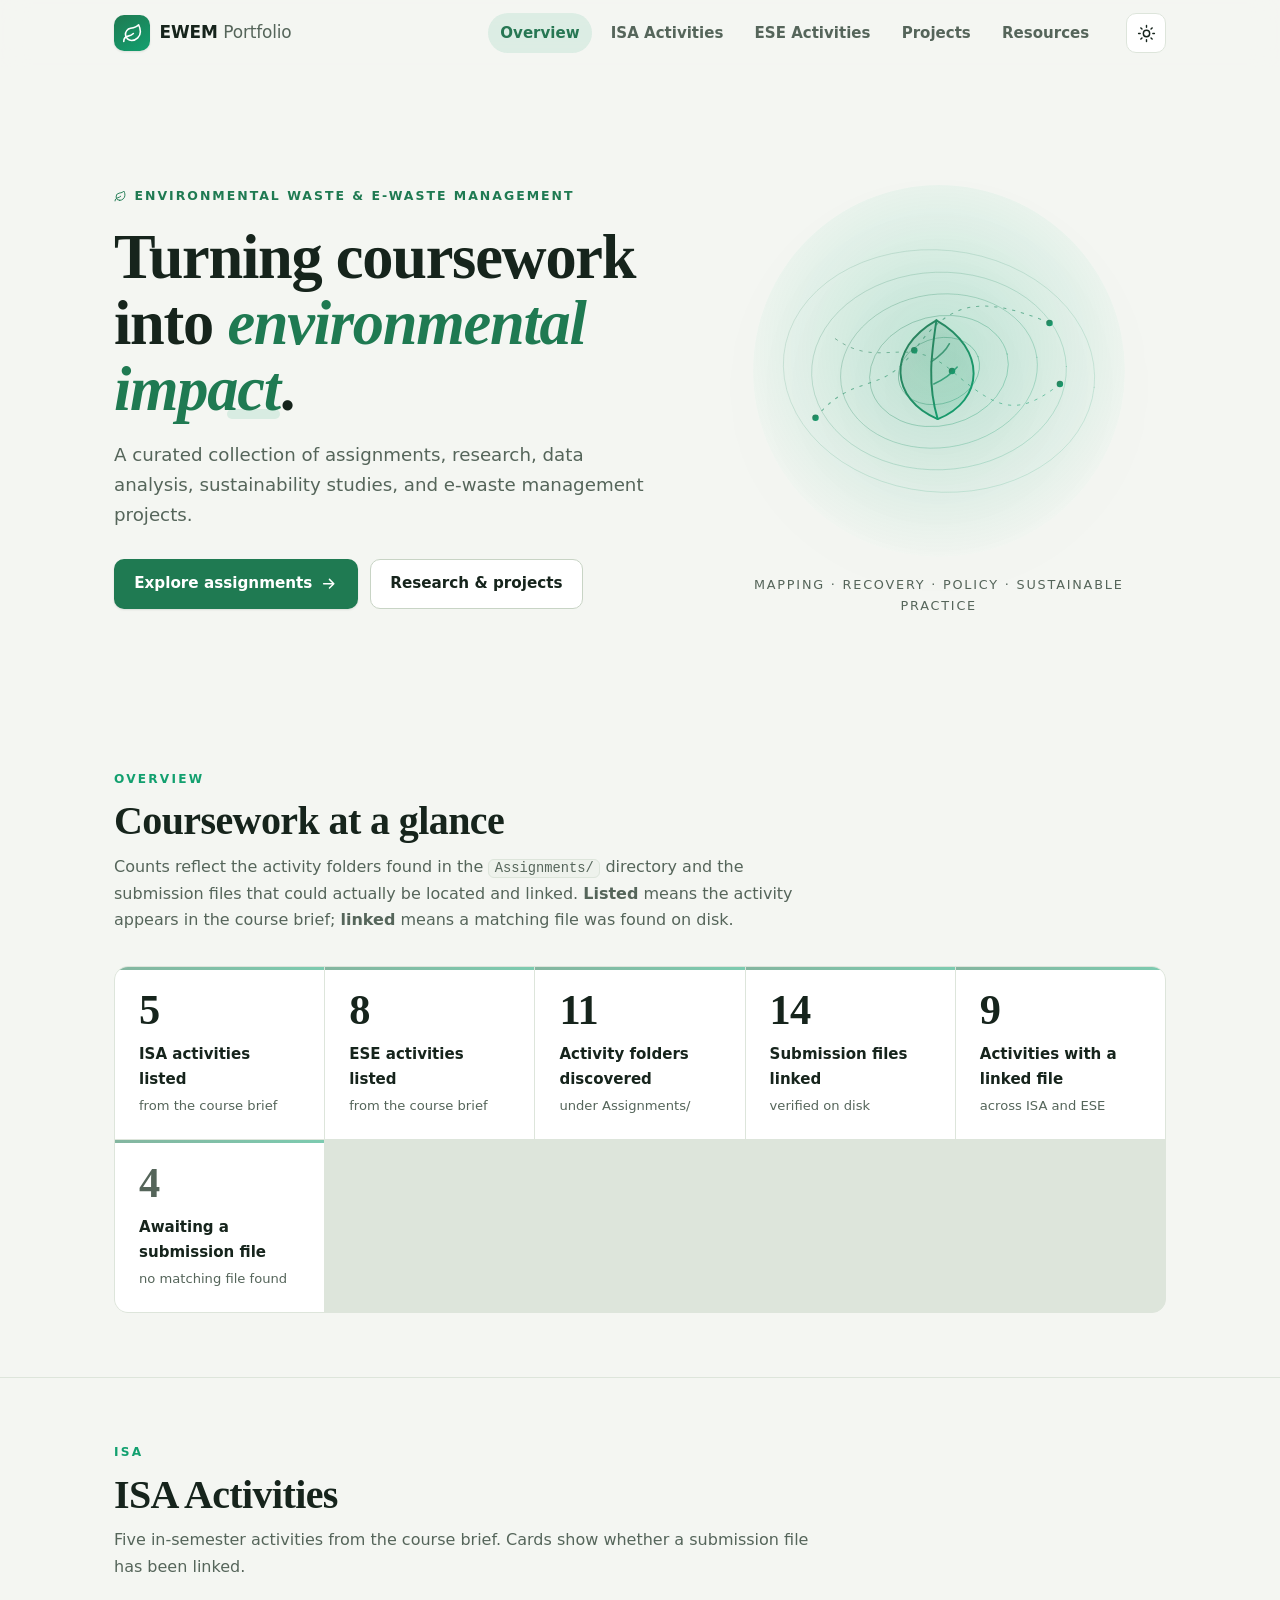
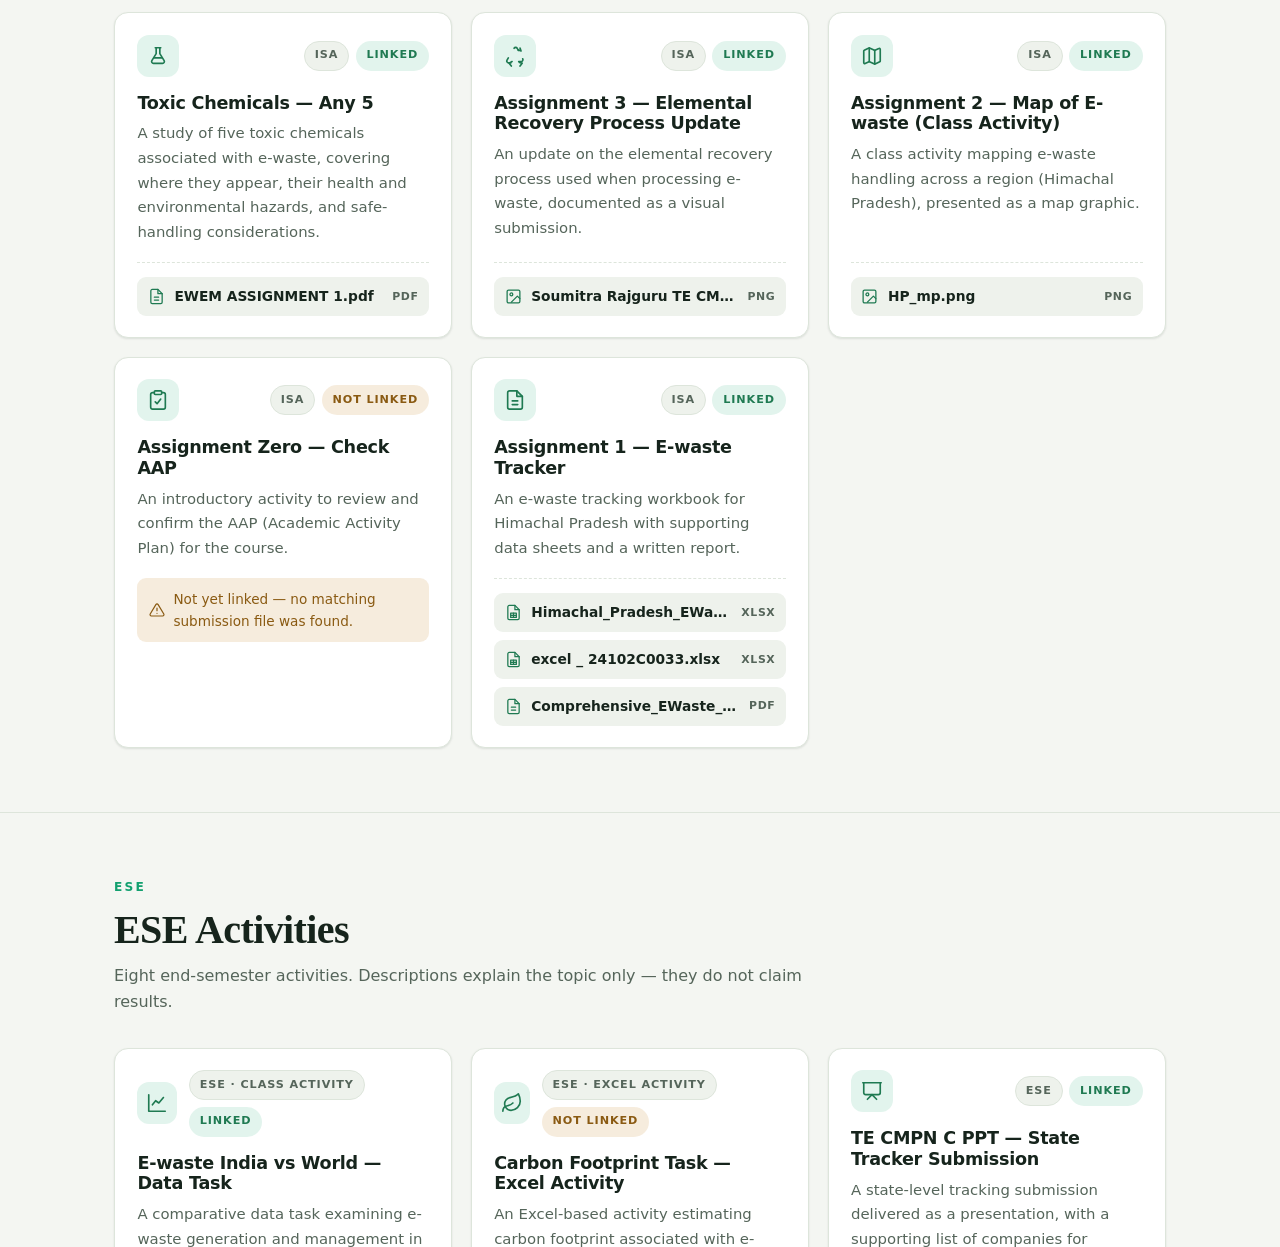
<file: index.html>
<!DOCTYPE html>
<html lang="en">
<head>
  <meta charset="UTF-8" />
  <meta name="viewport" content="width=device-width, initial-scale=1.0" />
  <title>EWEM Portfolio</title>
  <meta http-equiv="refresh" content="0; url=ewem-dashboard/" />
  <link rel="canonical" href="ewem-dashboard/" />
  <style>
    body { margin: 0; min-height: 100vh; display: grid; place-items: center;
      font-family: system-ui, -apple-system, "Segoe UI", Roboto, sans-serif;
      background: #0b120e; color: #e8f0ea; text-align: center; padding: 2rem; }
    a { color: #52c493; }
  </style>
</head>
<body>
  <p>Redirecting to the <a href="ewem-dashboard/">EWEM Portfolio dashboard</a>…</p>
</body>
</html>
</file>
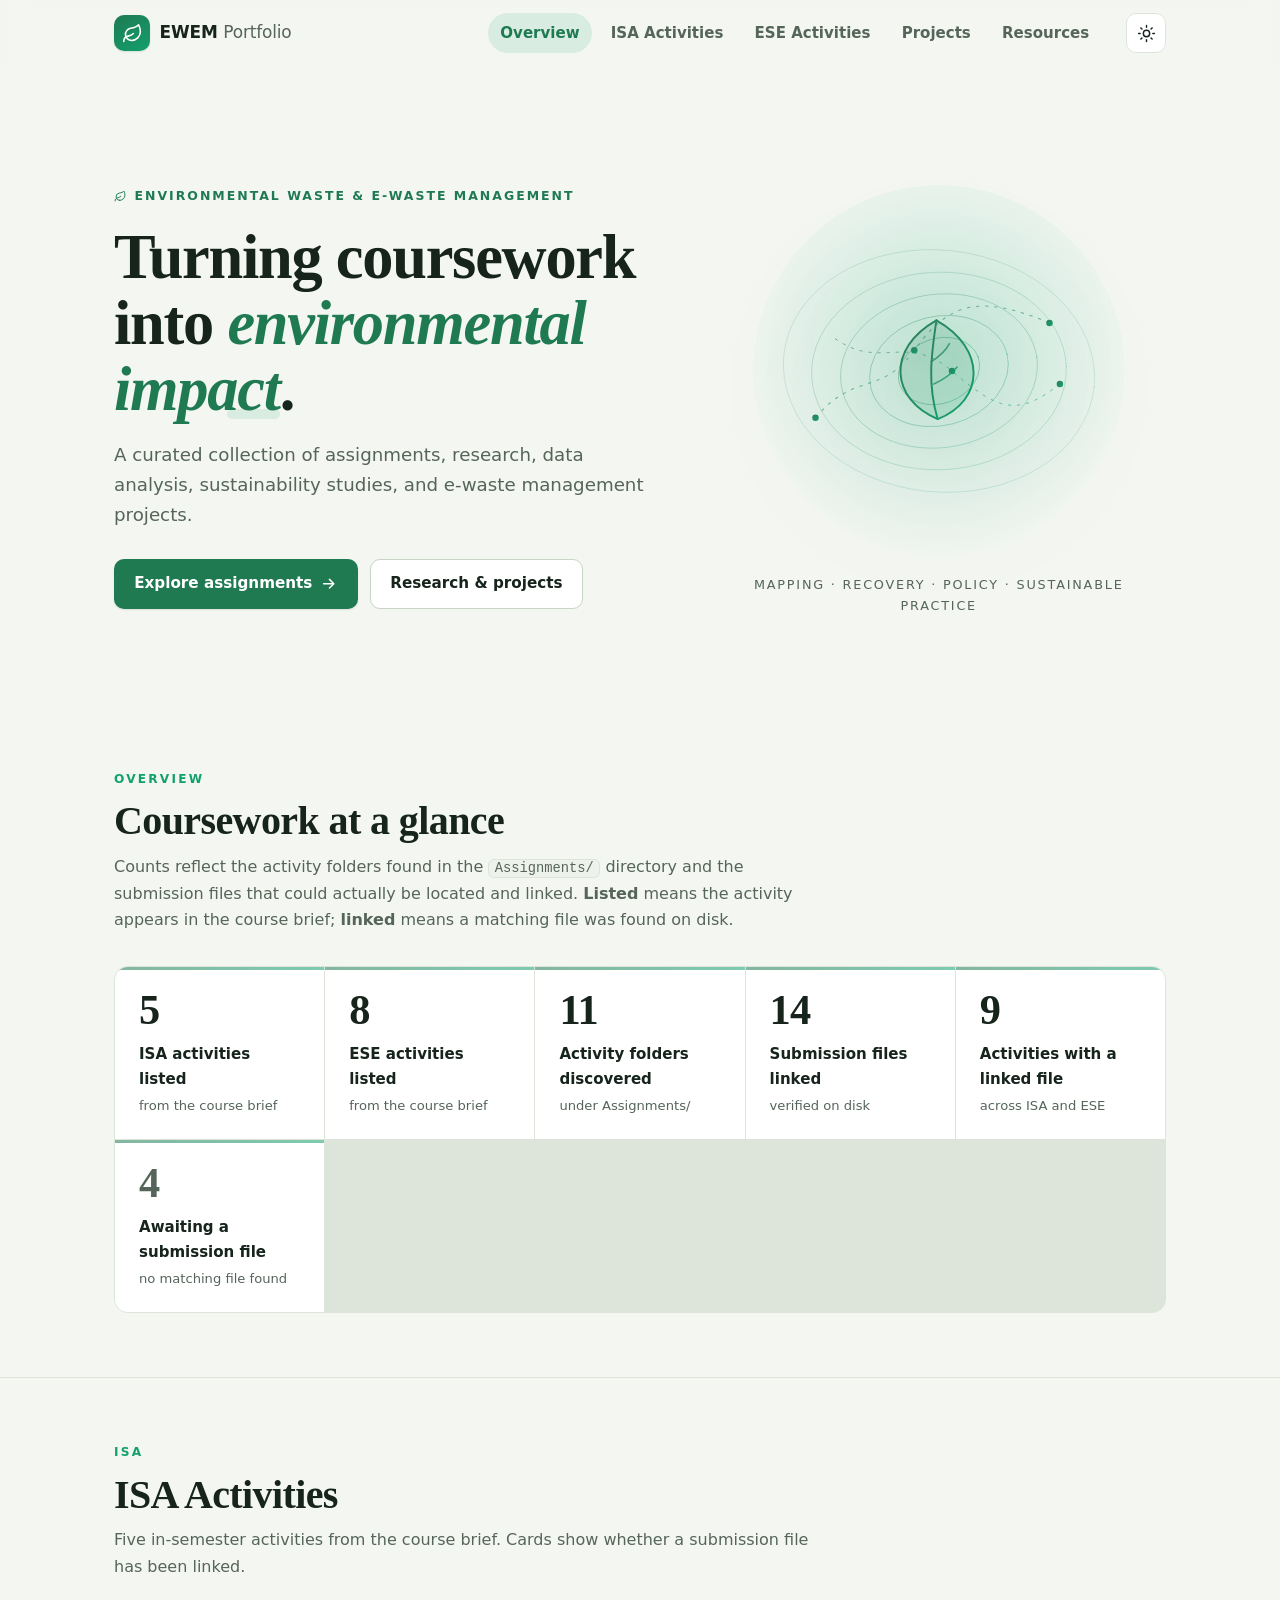
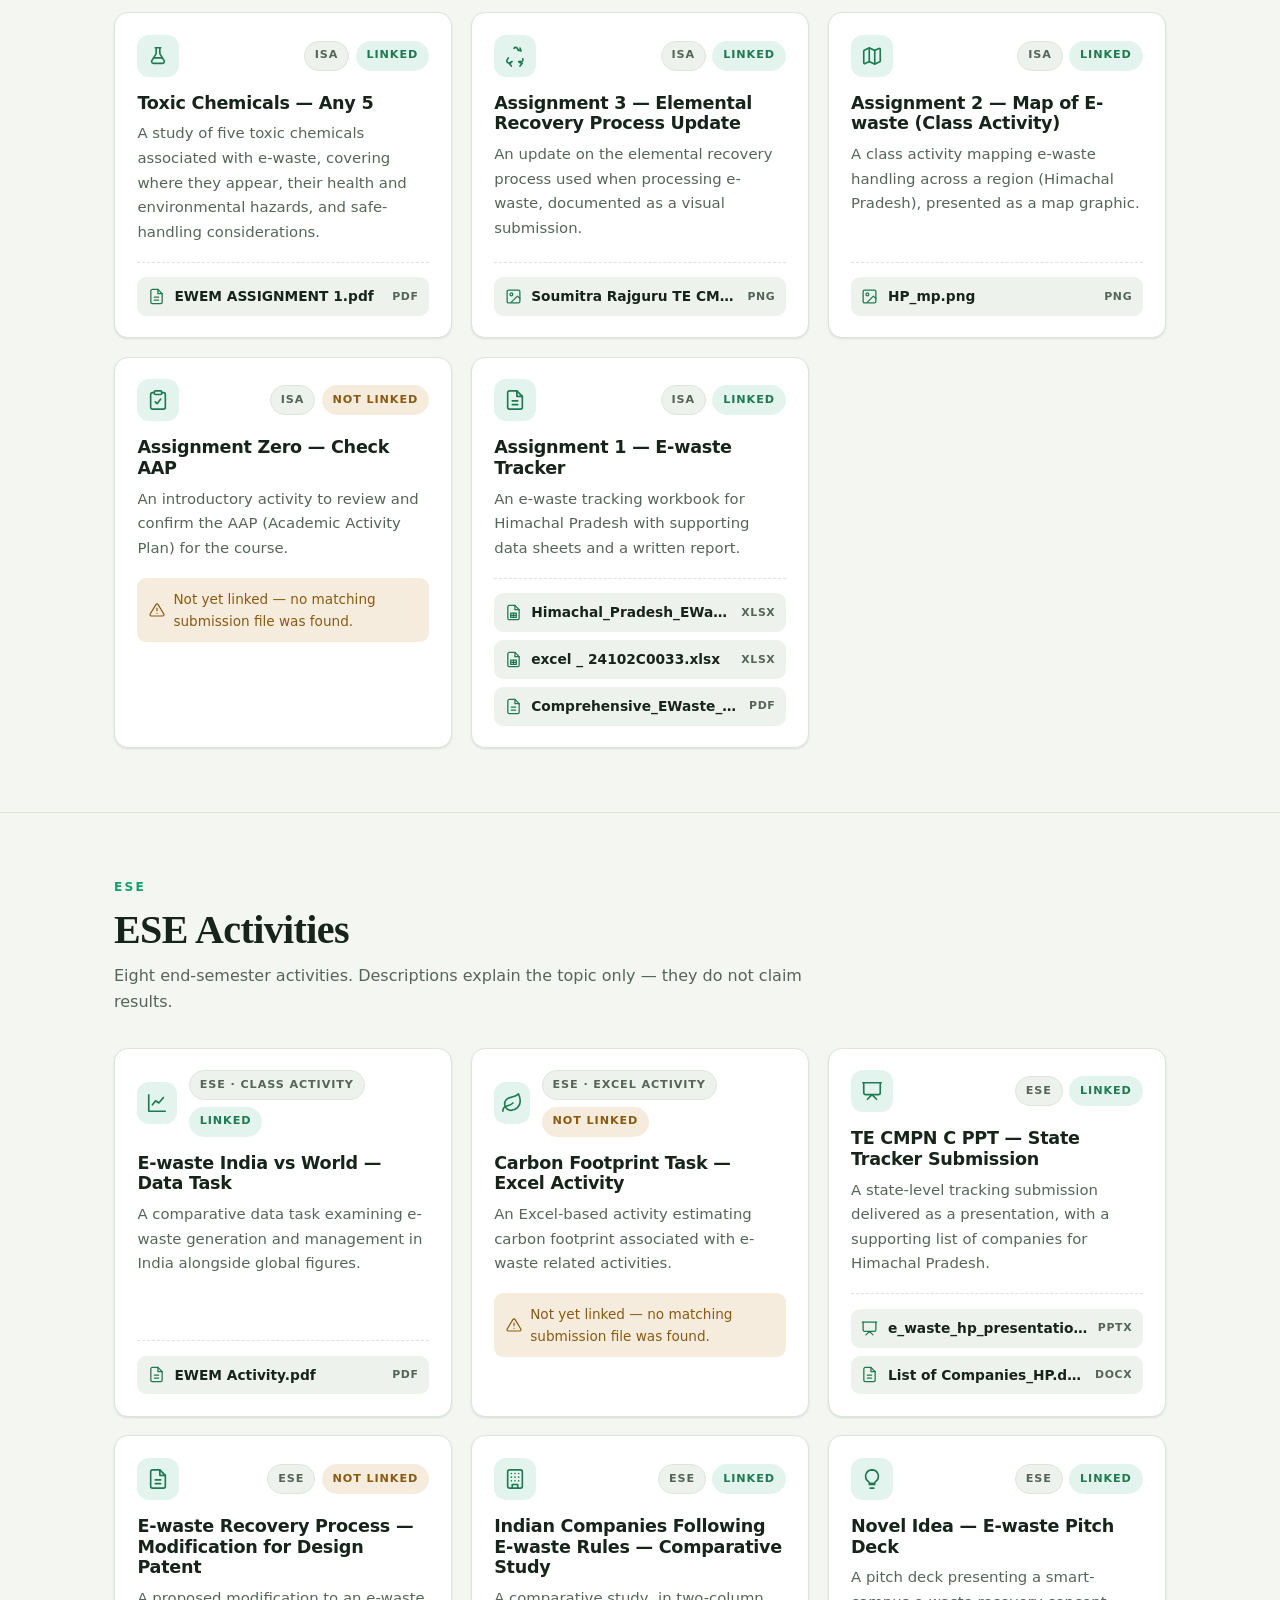
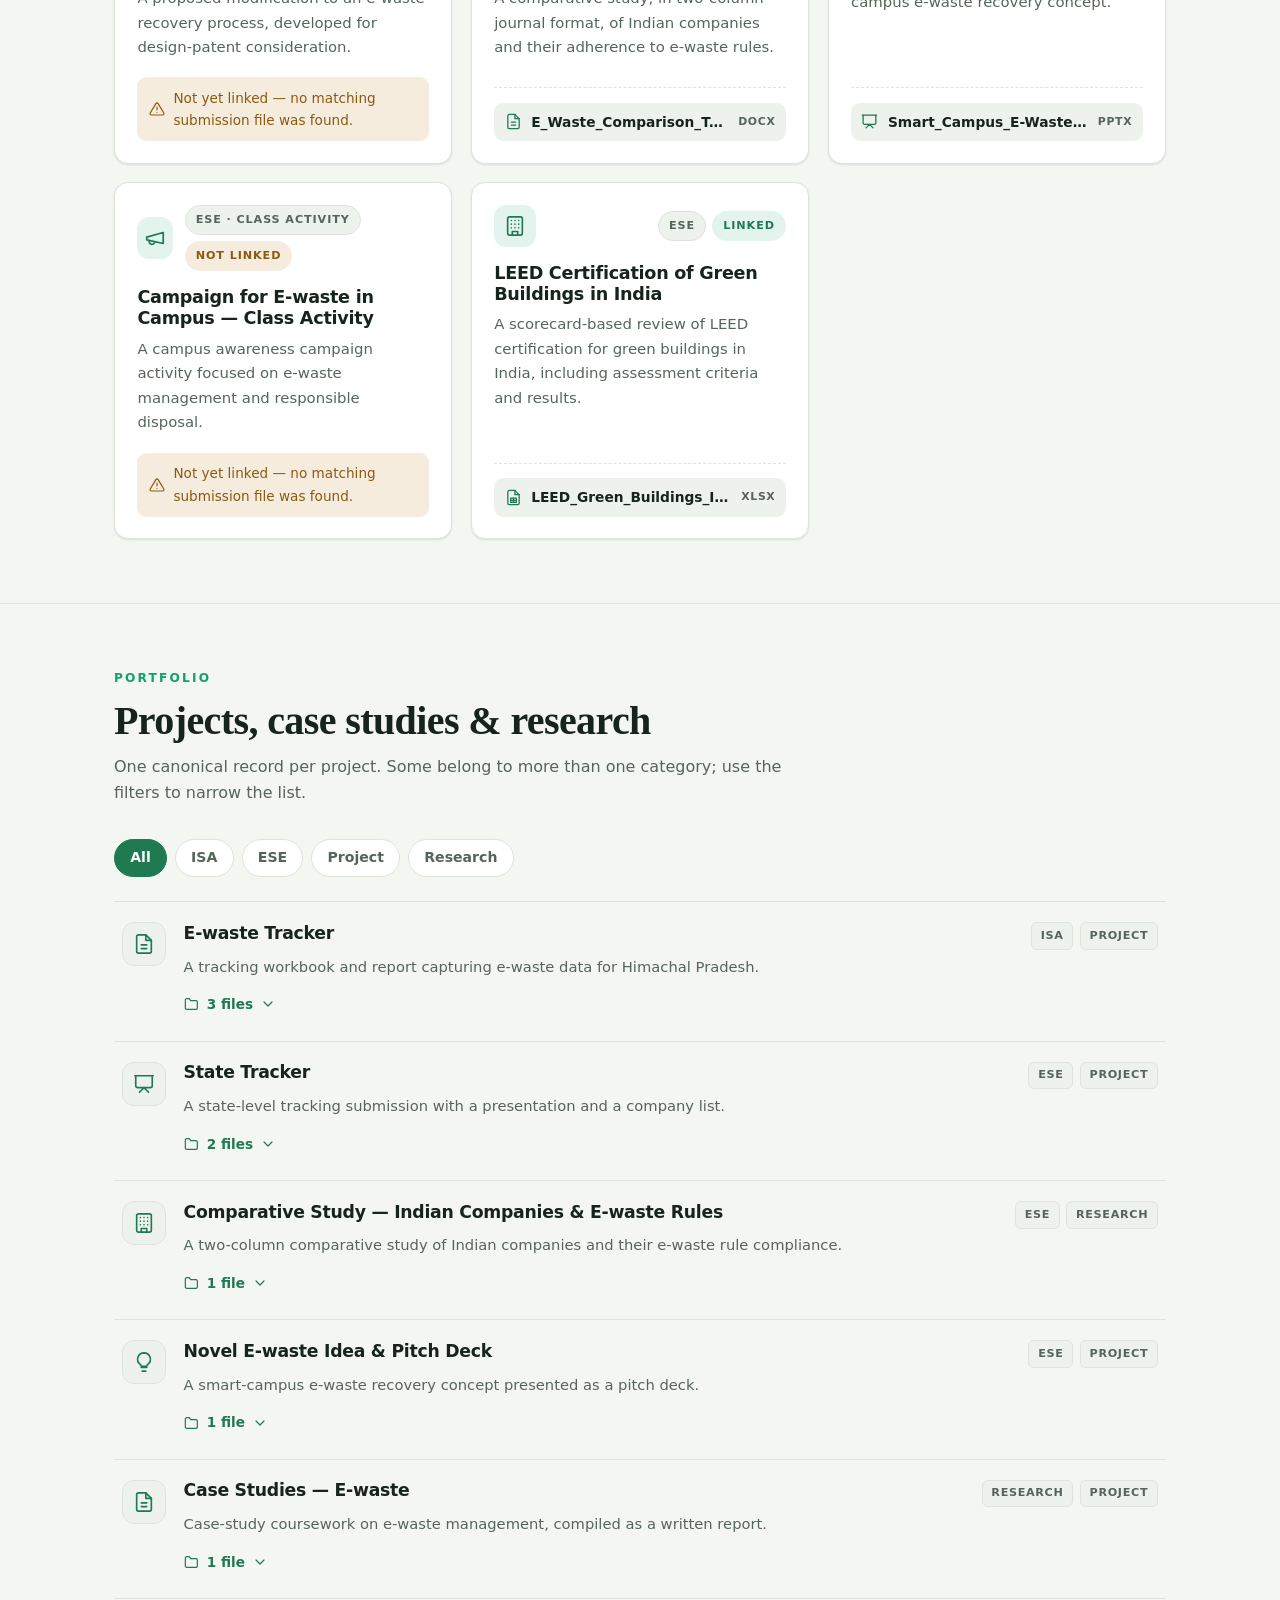
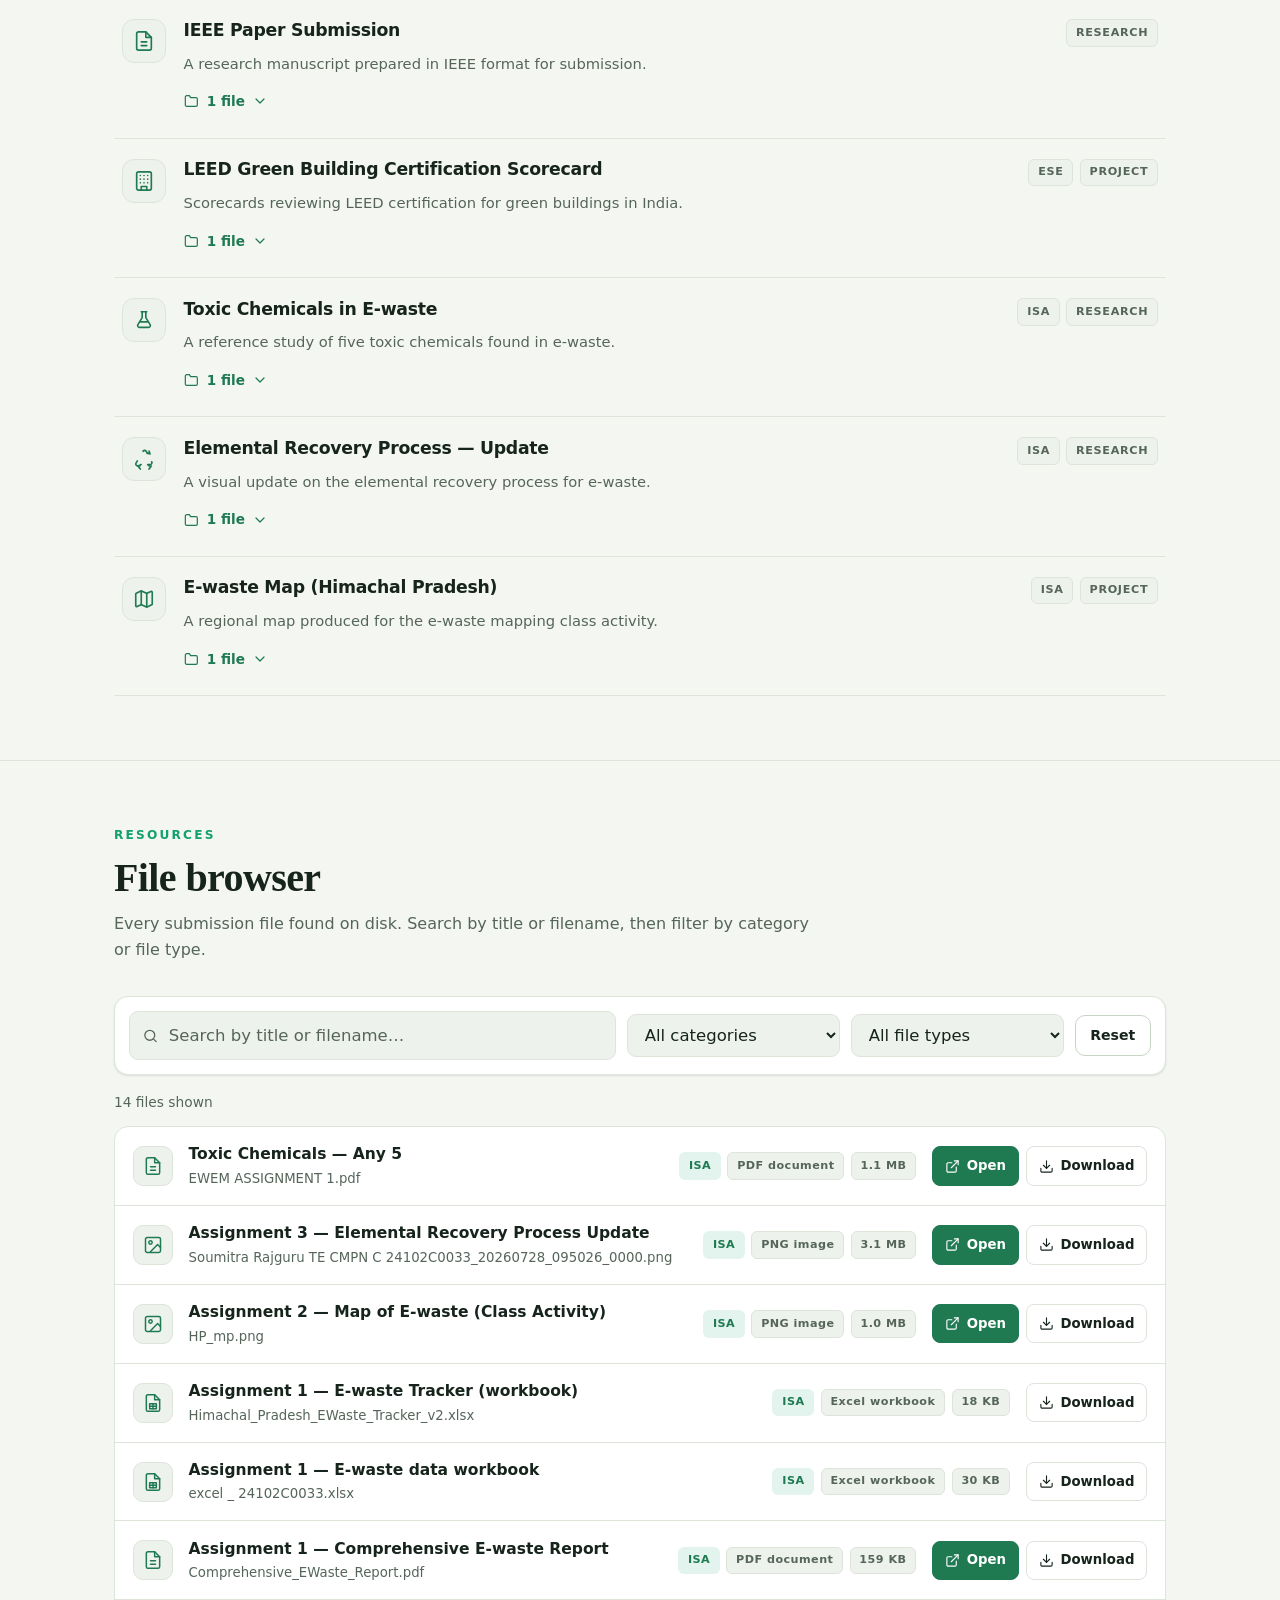
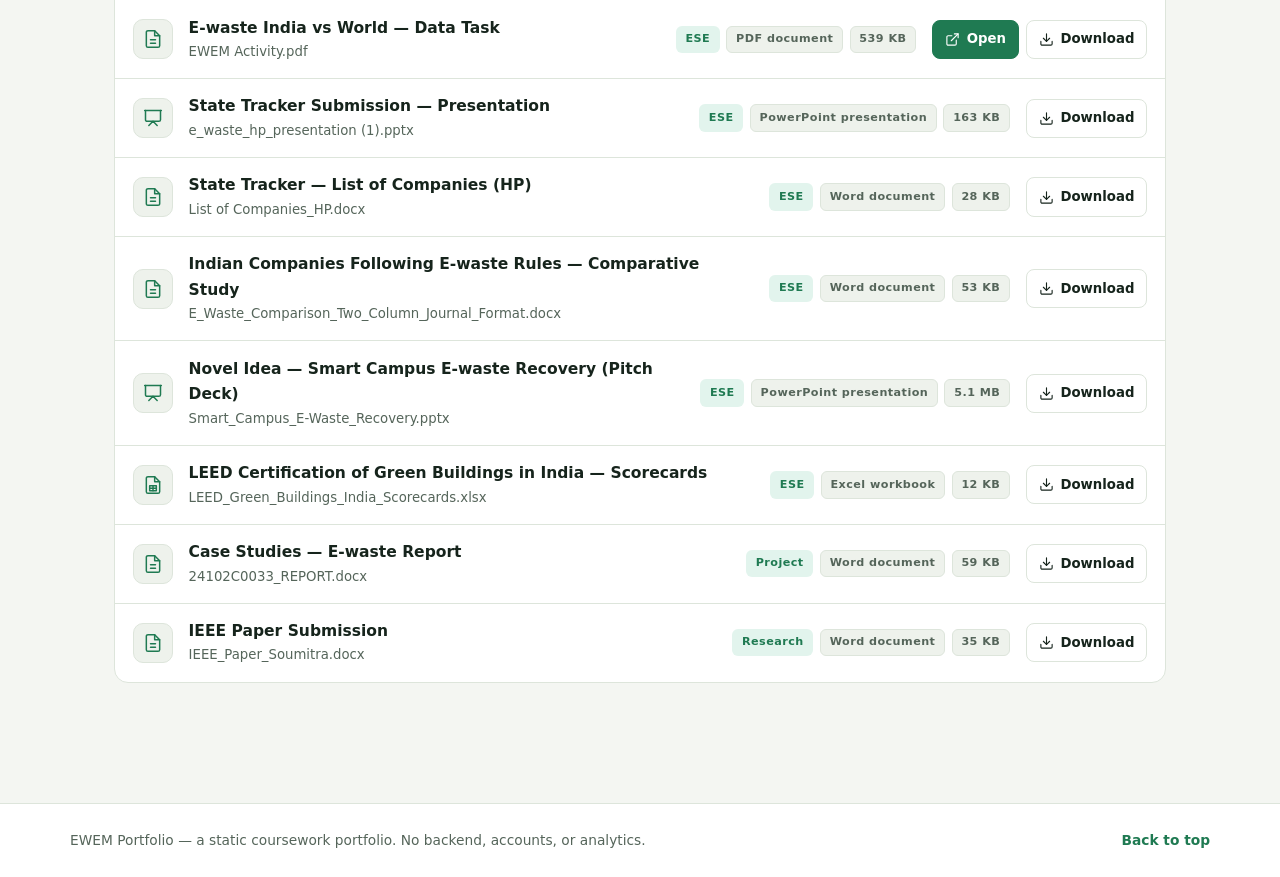
<file: ewem-dashboard/index.html>
<!DOCTYPE html>
<html lang="en" data-theme="light">
<head>
  <meta charset="UTF-8" />
  <meta name="viewport" content="width=device-width, initial-scale=1.0" />
  <title>EWEM Portfolio — Environmental Waste &amp; E-waste Management</title>
  <meta name="description" content="A curated portfolio of Environmental Waste and E-waste Management coursework: assignments, research, data analysis, sustainability studies, and e-waste projects." />
  <meta name="color-scheme" content="light dark" />
  <link rel="icon" href="assets/images/favicon.svg" type="image/svg+xml" />
  <link rel="stylesheet" href="style.css" />
</head>
<body>
  <a class="skip-link" href="#main">Skip to content</a>

  <header class="site-header" data-header>
    <div class="container header-inner">
      <a class="brand" href="#top" aria-label="EWEM Portfolio — back to top">
        <span class="brand-mark" aria-hidden="true">
          <svg viewBox="0 0 24 24" fill="none" stroke="currentColor" stroke-width="1.8" stroke-linecap="round" stroke-linejoin="round">
            <path d="M11 20A7 7 0 0 1 9.8 6.1C15.5 5 17 4.48 19 2c1 2 2 4.18 2 8 0 5.5-4.78 10-10 10Z" />
            <path d="M2 21c0-3 1.85-5.36 5.08-6C9.5 14.52 12 13 13 12" />
          </svg>
        </span>
        <span class="brand-name">EWEM <span>Portfolio</span></span>
      </a>

      <nav class="nav" id="primary-nav" aria-label="Primary">
        <ul class="nav-list">
          <li><a class="nav-link" href="#overview">Overview</a></li>
          <li><a class="nav-link" href="#isa">ISA Activities</a></li>
          <li><a class="nav-link" href="#ese">ESE Activities</a></li>
          <li><a class="nav-link" href="#projects">Projects</a></li>
          <li><a class="nav-link" href="#resources">Resources</a></li>
        </ul>
      </nav>

      <div class="header-actions">
        <button class="icon-button" id="theme-toggle" type="button" aria-label="Switch theme" title="Toggle light and dark theme">
          <svg class="icon icon-sun" viewBox="0 0 24 24" fill="none" stroke="currentColor" stroke-width="1.8" stroke-linecap="round" stroke-linejoin="round" aria-hidden="true">
            <circle cx="12" cy="12" r="4" /><path d="M12 2v2M12 20v2M4.9 4.9l1.4 1.4M17.7 17.7l1.4 1.4M2 12h2M20 12h2M4.9 19.1l1.4-1.4M17.7 6.3l1.4-1.4" />
          </svg>
          <svg class="icon icon-moon" viewBox="0 0 24 24" fill="none" stroke="currentColor" stroke-width="1.8" stroke-linecap="round" stroke-linejoin="round" aria-hidden="true">
            <path d="M21 12.8A9 9 0 1 1 11.2 3a7 7 0 0 0 9.8 9.8Z" />
          </svg>
        </button>
        <button class="icon-button nav-toggle" id="nav-toggle" type="button" aria-label="Open navigation menu" aria-expanded="false" aria-controls="primary-nav">
          <svg class="icon icon-menu" viewBox="0 0 24 24" fill="none" stroke="currentColor" stroke-width="1.8" stroke-linecap="round" stroke-linejoin="round" aria-hidden="true">
            <path d="M4 6h16M4 12h16M4 18h16" />
          </svg>
          <svg class="icon icon-close" viewBox="0 0 24 24" fill="none" stroke="currentColor" stroke-width="1.8" stroke-linecap="round" stroke-linejoin="round" aria-hidden="true">
            <path d="M6 6l12 12M18 6L6 18" />
          </svg>
        </button>
      </div>
    </div>
  </header>

  <main id="main">
    <!-- Hero -->
    <section class="hero" aria-labelledby="hero-title">
      <div class="container hero-grid">
        <div class="hero-copy">
          <p class="eyebrow">
            <svg class="eyebrow-icon" viewBox="0 0 24 24" fill="none" stroke="currentColor" stroke-width="1.8" stroke-linecap="round" stroke-linejoin="round" aria-hidden="true">
              <path d="M11 20A7 7 0 0 1 9.8 6.1C15.5 5 17 4.48 19 2c1 2 2 4.18 2 8 0 5.5-4.78 10-10 10Z" />
              <path d="M2 21c0-3 1.85-5.36 5.08-6C9.5 14.52 12 13 13 12" />
            </svg>
            Environmental Waste &amp; E-waste Management
          </p>
          <h1 class="hero-title" id="hero-title">Turning coursework into <em>environmental impact</em>.</h1>
          <p class="hero-lede">A curated collection of assignments, research, data analysis, sustainability studies, and e-waste management projects.</p>
          <div class="hero-actions">
            <a class="btn btn-primary" href="#isa">
              Explore assignments
              <svg viewBox="0 0 24 24" fill="none" stroke="currentColor" stroke-width="2" stroke-linecap="round" stroke-linejoin="round" aria-hidden="true"><path d="M5 12h14M13 6l6 6-6 6" /></svg>
            </a>
            <a class="btn btn-ghost" href="#projects">Research &amp; projects</a>
          </div>
        </div>

        <div class="hero-visual">
          <img class="hero-image" src="assets/images/contour.svg" width="600" height="600" alt="" loading="eager" />
          <p class="hero-caption">Mapping · Recovery · Policy · Sustainable practice</p>
        </div>
      </div>
    </section>

    <!-- Overview and statistics -->
    <section class="section" id="overview" aria-labelledby="overview-title">
      <div class="container">
        <header class="section-head">
          <p class="section-eyebrow">Overview</p>
          <h2 id="overview-title">Coursework at a glance</h2>
          <p class="section-lede">
            Counts reflect the activity folders found in the <code>Assignments/</code> directory and the submission
            files that could actually be located and linked. <strong>Listed</strong> means the activity appears in the
            course brief; <strong>linked</strong> means a matching file was found on disk.
          </p>
        </header>
        <div class="stats" data-stats aria-live="polite">
          <p class="muted-note">Loading statistics…</p>
        </div>
      </div>
    </section>

    <!-- ISA Activities -->
    <section class="section" id="isa" aria-labelledby="isa-title">
      <div class="container">
        <header class="section-head">
          <p class="section-eyebrow">ISA</p>
          <h2 id="isa-title">ISA Activities</h2>
          <p class="section-lede">Five in-semester activities from the course brief. Cards show whether a submission file has been linked.</p>
        </header>
        <div class="activity-grid" data-isa aria-live="polite">
          <p class="muted-note">Loading activities…</p>
        </div>
      </div>
    </section>

    <!-- ESE Activities -->
    <section class="section" id="ese" aria-labelledby="ese-title">
      <div class="container">
        <header class="section-head">
          <p class="section-eyebrow">ESE</p>
          <h2 id="ese-title">ESE Activities</h2>
          <p class="section-lede">Eight end-semester activities. Descriptions explain the topic only — they do not claim results.</p>
        </header>
        <div class="activity-grid" data-ese aria-live="polite">
          <p class="muted-note">Loading activities…</p>
        </div>
      </div>
    </section>

    <!-- Projects, case studies and research -->
    <section class="section" id="projects" aria-labelledby="projects-title">
      <div class="container">
        <header class="section-head">
          <p class="section-eyebrow">Portfolio</p>
          <h2 id="projects-title">Projects, case studies &amp; research</h2>
          <p class="section-lede">One canonical record per project. Some belong to more than one category; use the filters to narrow the list.</p>
        </header>
        <div class="filter-bar" data-project-filters role="group" aria-label="Filter projects by category">
          <button class="chip is-active" type="button" data-project-filter="all">All</button>
          <button class="chip" type="button" data-project-filter="isa">ISA</button>
          <button class="chip" type="button" data-project-filter="ese">ESE</button>
          <button class="chip" type="button" data-project-filter="project">Project</button>
          <button class="chip" type="button" data-project-filter="research">Research</button>
        </div>
        <div class="project-list" data-projects aria-live="polite">
          <p class="muted-note">Loading projects…</p>
        </div>
      </div>
    </section>

    <!-- Resources and file browser -->
    <section class="section" id="resources" aria-labelledby="resources-title">
      <div class="container">
        <header class="section-head">
          <p class="section-eyebrow">Resources</p>
          <h2 id="resources-title">File browser</h2>
          <p class="section-lede">Every submission file found on disk. Search by title or filename, then filter by category or file type.</p>
        </header>

        <div class="resource-toolbar" data-resource-toolbar role="search">
          <div class="field field-search">
            <svg viewBox="0 0 24 24" fill="none" stroke="currentColor" stroke-width="1.8" stroke-linecap="round" stroke-linejoin="round" aria-hidden="true"><circle cx="11" cy="11" r="7" /><path d="m20 20-3.2-3.2" /></svg>
            <label class="sr-only" for="resource-search">Search files</label>
            <input id="resource-search" type="search" placeholder="Search by title or filename…" autocomplete="off" data-resource-search />
          </div>
          <div class="field">
            <label class="sr-only" for="resource-category">Filter by category</label>
            <select id="resource-category" data-resource-category>
              <option value="all">All categories</option>
              <option value="isa">ISA</option>
              <option value="ese">ESE</option>
              <option value="project">Project</option>
              <option value="research">Research</option>
            </select>
          </div>
          <div class="field">
            <label class="sr-only" for="resource-type">Filter by file type</label>
            <select id="resource-type" data-resource-type>
              <option value="all">All file types</option>
              <option value="pdf">PDF</option>
              <option value="docx">Word</option>
              <option value="xlsx">Excel</option>
              <option value="pptx">PowerPoint</option>
              <option value="png">Image</option>
            </select>
          </div>
          <button class="btn btn-ghost btn-sm" type="button" data-resource-reset>Reset</button>
        </div>

        <p class="result-count" data-resource-count aria-live="polite"></p>
        <div class="resource-list" data-resource-list>
          <p class="muted-note">Loading files…</p>
        </div>
      </div>
    </section>
  </main>

  <footer class="site-footer">
    <div class="container footer-inner">
      <p>EWEM Portfolio — a static coursework portfolio. No backend, accounts, or analytics.</p>
      <a href="#top" class="footer-top">Back to top</a>
    </div>
  </footer>

  <noscript>
    <div class="noscript-note container">This dashboard requires JavaScript to load the assignment manifest and render resources.</div>
  </noscript>

  <script src="script.js"></script>
</body>
</html>
</file>
<file: ewem-dashboard/style.css>
/* ==========================================================================
   EWEM Portfolio — stylesheet
   Tokens → base → layout → components → responsive → a11y
   ========================================================================== */

/* --------------------------------------------------------------------------
   1. Design tokens
   -------------------------------------------------------------------------- */
:root {
  --font-sans: ui-sans-serif, system-ui, -apple-system, "Segoe UI", Roboto,
    "Helvetica Neue", Arial, sans-serif;
  --font-display: "Iowan Old Style", "Palatino Linotype", Palatino,
    "Book Antiqua", Georgia, "Times New Roman", serif;

  --bg: #f4f6f2;
  --bg-grad: radial-gradient(1200px 600px at 78% -8%, rgba(18, 160, 111, 0.10), transparent 62%);
  --surface: #ffffff;
  --surface-2: #eef2ec;
  --surface-3: #e7ede5;
  --text: #16241c;
  --text-muted: #55655a;
  --border: #dde5db;
  --border-strong: #c8d4c5;

  --primary: #1f7a52;
  --primary-strong: #165f3f;
  --primary-contrast: #ffffff;
  --accent: #12a06f;
  --accent-soft: rgba(18, 160, 111, 0.12);
  --warn: #8a5a12;
  --warn-soft: rgba(196, 138, 44, 0.16);

  --radius-sm: 8px;
  --radius: 14px;
  --radius-lg: 20px;

  --shadow-sm: 0 1px 2px rgba(17, 40, 27, 0.06), 0 1px 3px rgba(17, 40, 27, 0.05);
  --shadow-md: 0 10px 30px -14px rgba(17, 40, 27, 0.28);
  --shadow-lg: 0 24px 60px -30px rgba(17, 40, 27, 0.45);

  --header-h: 66px;
  --container: 1140px;
  --ease: cubic-bezier(0.22, 0.61, 0.36, 1);
}

[data-theme="dark"] {
  --bg: #0b120e;
  --bg-grad: radial-gradient(1200px 600px at 80% -10%, rgba(52, 190, 137, 0.14), transparent 60%);
  --surface: #111c15;
  --surface-2: #16241b;
  --surface-3: #1b2c21;
  --text: #e8f0ea;
  --text-muted: #9db0a3;
  --border: #25362b;
  --border-strong: #31473a;

  --primary: #52c493;
  --primary-strong: #71d6a8;
  --primary-contrast: #08130d;
  --accent: #47c894;
  --accent-soft: rgba(71, 200, 148, 0.14);
  --warn: #e0b877;
  --warn-soft: rgba(224, 184, 119, 0.14);

  --shadow-sm: 0 1px 2px rgba(0, 0, 0, 0.4);
  --shadow-md: 0 14px 34px -18px rgba(0, 0, 0, 0.75);
  --shadow-lg: 0 30px 70px -34px rgba(0, 0, 0, 0.85);
}

/* --------------------------------------------------------------------------
   2. Base
   -------------------------------------------------------------------------- */
*,
*::before,
*::after { box-sizing: border-box; }

html {
  scroll-behavior: smooth;
  -webkit-text-size-adjust: 100%;
}

body {
  margin: 0;
  font-family: var(--font-sans);
  font-size: 16.5px;
  line-height: 1.65;
  color: var(--text);
  background-color: var(--bg);
  background-image: var(--bg-grad);
  background-repeat: no-repeat;
  -webkit-font-smoothing: antialiased;
  overflow-x: hidden;
}

h1, h2, h3, h4 {
  margin: 0;
  font-weight: 700;
  line-height: 1.18;
  letter-spacing: -0.015em;
  color: var(--text);
}

p { margin: 0; }
ul { margin: 0; padding: 0; list-style: none; }
img { max-width: 100%; display: block; }
button, input, select { font: inherit; color: inherit; }
code {
  font-family: ui-monospace, SFMono-Regular, "SF Mono", Menlo, Consolas, monospace;
  font-size: 0.86em;
  background: var(--surface-2);
  border: 1px solid var(--border);
  padding: 0.08em 0.4em;
  border-radius: 6px;
}
strong { font-weight: 650; }

a { color: var(--primary); text-decoration: none; }
a:hover { color: var(--primary-strong); }

:focus-visible {
  outline: 2.5px solid var(--accent);
  outline-offset: 2px;
  border-radius: 4px;
}

/* --------------------------------------------------------------------------
   3. Utilities
   -------------------------------------------------------------------------- */
.container {
  width: 100%;
  max-width: var(--container);
  margin-inline: auto;
  padding-inline: clamp(1.1rem, 4vw, 2.75rem);
}

.sr-only {
  position: absolute;
  width: 1px; height: 1px;
  padding: 0; margin: -1px;
  overflow: hidden;
  clip: rect(0 0 0 0);
  white-space: nowrap;
  border: 0;
}

.skip-link {
  position: absolute;
  left: 1rem;
  top: -60px;
  z-index: 200;
  background: var(--primary);
  color: var(--primary-contrast);
  padding: 0.6rem 1rem;
  border-radius: var(--radius-sm);
  transition: top 0.18s var(--ease);
}
.skip-link:focus { top: 0.75rem; color: var(--primary-contrast); }

.muted-note {
  color: var(--text-muted);
  font-size: 0.95rem;
  padding: 1.25rem 0;
}

/* SVG icon defaults */
.icon, .btn svg, .eyebrow-icon, .stat-icon svg, .activity-icon svg,
.project-icon svg, .resource-icon svg, .field-search svg {
  width: 1.15em;
  height: 1.15em;
  flex: none;
}

/* --------------------------------------------------------------------------
   4. Header / navigation
   -------------------------------------------------------------------------- */
.site-header {
  position: sticky;
  top: 0;
  z-index: 100;
  background: var(--bg);
  background: color-mix(in srgb, var(--bg) 82%, transparent);
  backdrop-filter: blur(14px) saturate(140%);
  -webkit-backdrop-filter: blur(14px) saturate(140%);
  border-bottom: 1px solid transparent;
  transition: border-color 0.25s var(--ease), background 0.25s var(--ease);
}
.site-header.is-scrolled {
  border-bottom-color: var(--border);
  background: var(--bg);
  background: color-mix(in srgb, var(--bg) 92%, transparent);
}

.header-inner {
  height: var(--header-h);
  display: flex;
  align-items: center;
  gap: 1rem;
}

.brand {
  display: inline-flex;
  align-items: center;
  gap: 0.6rem;
  color: var(--text);
  font-weight: 700;
  letter-spacing: -0.01em;
  white-space: nowrap;
}
.brand:hover { color: var(--text); }
.brand-mark {
  display: grid;
  place-items: center;
  width: 36px; height: 36px;
  border-radius: 10px;
  background: linear-gradient(150deg, var(--primary), var(--accent));
  color: #fff;
  box-shadow: var(--shadow-sm);
}
.brand-mark svg { width: 21px; height: 21px; }
.brand-name { font-size: 1.06rem; }
.brand-name span { color: var(--text-muted); font-weight: 500; }

.nav { margin-left: auto; }
.nav-list {
  display: flex;
  align-items: center;
  gap: 0.35rem;
}
.nav-link {
  display: inline-block;
  padding: 0.5rem 0.8rem;
  border-radius: 999px;
  color: var(--text-muted);
  font-size: 0.94rem;
  font-weight: 550;
  transition: color 0.18s var(--ease), background 0.18s var(--ease);
}
.nav-link:hover { color: var(--text); background: var(--surface-2); }
.nav-link.is-active { color: var(--primary); background: var(--accent-soft); }

.header-actions {
  display: flex;
  align-items: center;
  gap: 0.4rem;
  margin-left: 0.5rem;
}
.icon-button {
  display: grid;
  place-items: center;
  width: 40px; height: 40px;
  border: 1px solid var(--border);
  background: var(--surface);
  color: var(--text);
  border-radius: 10px;
  cursor: pointer;
  transition: background 0.18s var(--ease), border-color 0.18s var(--ease), transform 0.18s var(--ease);
}
.icon-button:hover { background: var(--surface-2); border-color: var(--border-strong); }
.icon-button:active { transform: scale(0.96); }
.icon-button .icon { width: 19px; height: 19px; }

/* theme toggle icon swap */
.icon-moon { display: none; }
[data-theme="dark"] .icon-sun { display: none; }
[data-theme="dark"] .icon-moon { display: block; }

.nav-toggle { display: none; }
.nav-toggle .icon-close { display: none; }
.nav-toggle[aria-expanded="true"] .icon-menu { display: none; }
.nav-toggle[aria-expanded="true"] .icon-close { display: block; }

/* --------------------------------------------------------------------------
   5. Buttons & chips
   -------------------------------------------------------------------------- */
.btn {
  display: inline-flex;
  align-items: center;
  gap: 0.5rem;
  padding: 0.72rem 1.2rem;
  border-radius: 10px;
  border: 1px solid transparent;
  font-weight: 600;
  font-size: 0.95rem;
  cursor: pointer;
  transition: transform 0.18s var(--ease), background 0.18s var(--ease),
    border-color 0.18s var(--ease), box-shadow 0.18s var(--ease);
}
.btn:active { transform: translateY(1px); }

.btn-primary {
  background: var(--primary);
  color: var(--primary-contrast);
  box-shadow: var(--shadow-sm);
}
.btn-primary:hover { background: var(--primary-strong); color: var(--primary-contrast); }

.btn-ghost {
  background: var(--surface);
  border-color: var(--border-strong);
  color: var(--text);
}
.btn-ghost:hover { background: var(--surface-2); color: var(--text); border-color: var(--primary); }

.btn-sm { padding: 0.5rem 0.9rem; font-size: 0.88rem; }

.chip {
  padding: 0.42rem 0.95rem;
  border-radius: 999px;
  border: 1px solid var(--border);
  background: var(--surface);
  color: var(--text-muted);
  font-size: 0.88rem;
  font-weight: 600;
  cursor: pointer;
  transition: all 0.18s var(--ease);
}
.chip:hover { color: var(--text); border-color: var(--border-strong); }
.chip.is-active {
  background: var(--primary);
  border-color: var(--primary);
  color: var(--primary-contrast);
}

/* --------------------------------------------------------------------------
   6. Hero
   -------------------------------------------------------------------------- */
.hero { padding: clamp(2.5rem, 6vw, 5rem) 0 clamp(2rem, 5vw, 3.5rem); }

.hero-grid {
  display: grid;
  grid-template-columns: 1.08fr 0.92fr;
  gap: clamp(2rem, 5vw, 4rem);
  align-items: center;
}

.eyebrow {
  display: inline-flex;
  align-items: center;
  gap: 0.5rem;
  font-size: 0.78rem;
  font-weight: 700;
  letter-spacing: 0.16em;
  text-transform: uppercase;
  color: var(--primary);
  margin-bottom: 1.1rem;
}
.eyebrow-icon { width: 1em; height: 1em; }

.hero-title {
  font-family: var(--font-display);
  font-weight: 600;
  font-size: clamp(2.4rem, 5.6vw, 3.9rem);
  line-height: 1.06;
  letter-spacing: -0.02em;
  margin-bottom: 1.1rem;
}
.hero-title em {
  font-style: italic;
  color: var(--primary);
  position: relative;
}
.hero-title em::after {
  content: "";
  position: absolute;
  left: 0; right: 0; bottom: 0.06em;
  height: 0.16em;
  background: var(--accent-soft);
  border-radius: 999px;
  z-index: -1;
}

.hero-lede {
  max-width: 46ch;
  color: var(--text-muted);
  font-size: clamp(1.02rem, 1.5vw, 1.14rem);
  margin-bottom: 1.8rem;
}

.hero-actions { display: flex; flex-wrap: wrap; gap: 0.75rem; }

.hero-visual {
  position: relative;
  display: grid;
  place-items: center;
  padding: clamp(1rem, 3vw, 2rem);
}
.hero-image {
  width: min(100%, 440px);
  height: auto;
  filter: drop-shadow(0 24px 40px rgba(17, 40, 27, 0.14));
}
.hero-caption {
  margin-top: 0.5rem;
  font-size: 0.8rem;
  letter-spacing: 0.14em;
  text-transform: uppercase;
  color: var(--text-muted);
  text-align: center;
}

/* --------------------------------------------------------------------------
   7. Sections
   -------------------------------------------------------------------------- */
.section {
  padding: clamp(2.5rem, 5vw, 4rem) 0;
  scroll-margin-top: calc(var(--header-h) + 12px);
}
.section + .section { border-top: 1px solid var(--border); }

.section-head { max-width: 68ch; margin-bottom: 2rem; }
.section-eyebrow {
  font-size: 0.76rem;
  font-weight: 700;
  letter-spacing: 0.18em;
  text-transform: uppercase;
  color: var(--accent);
  margin-bottom: 0.55rem;
}
.section-head h2 {
  font-family: var(--font-display);
  font-weight: 600;
  font-size: clamp(1.7rem, 3.4vw, 2.5rem);
  margin-bottom: 0.6rem;
}
.section-lede { color: var(--text-muted); font-size: 1rem; }

/* --------------------------------------------------------------------------
   8. Statistics
   -------------------------------------------------------------------------- */
.stats {
  display: grid;
  grid-template-columns: repeat(auto-fit, minmax(180px, 1fr));
  gap: 1px;
  background: var(--border);
  border: 1px solid var(--border);
  border-radius: var(--radius);
  overflow: hidden;
}
.stat {
  background: var(--surface);
  padding: 1.4rem 1.5rem;
  position: relative;
}
.stat::before {
  content: "";
  position: absolute;
  inset: 0 0 auto 0;
  height: 3px;
  background: linear-gradient(90deg, var(--primary), var(--accent));
  opacity: 0.55;
}
.stat-value {
  font-family: var(--font-display);
  font-size: clamp(2rem, 4vw, 2.65rem);
  font-weight: 600;
  line-height: 1;
  letter-spacing: -0.02em;
  color: var(--text);
}
.stat-label {
  display: block;
  margin-top: 0.6rem;
  font-weight: 650;
  font-size: 0.94rem;
}
.stat-sub {
  display: block;
  margin-top: 0.2rem;
  font-size: 0.82rem;
  color: var(--text-muted);
}
.stat--muted .stat-value { color: var(--text-muted); }

/* --------------------------------------------------------------------------
   9. Activity cards
   -------------------------------------------------------------------------- */
.activity-grid {
  display: grid;
  grid-template-columns: repeat(auto-fill, minmax(320px, 1fr));
  gap: 1.15rem;
}

.activity-card {
  display: flex;
  flex-direction: column;
  background: var(--surface);
  border: 1px solid var(--border);
  border-radius: var(--radius);
  padding: 1.35rem 1.4rem;
  box-shadow: var(--shadow-sm);
  transition: transform 0.2s var(--ease), box-shadow 0.2s var(--ease), border-color 0.2s var(--ease);
}
.activity-card:hover {
  transform: translateY(-3px);
  box-shadow: var(--shadow-md);
  border-color: var(--border-strong);
}

.activity-head {
  display: flex;
  align-items: center;
  justify-content: space-between;
  gap: 0.75rem;
  margin-bottom: 1rem;
}
.activity-icon {
  display: grid;
  place-items: center;
  width: 42px; height: 42px;
  border-radius: 12px;
  background: var(--accent-soft);
  color: var(--primary);
}
.activity-icon svg { width: 22px; height: 22px; }

.badge {
  font-size: 0.7rem;
  font-weight: 700;
  letter-spacing: 0.08em;
  text-transform: uppercase;
  padding: 0.3rem 0.62rem;
  border-radius: 999px;
  background: var(--surface-2);
  color: var(--text-muted);
  border: 1px solid var(--border);
}
.badge--linked { background: var(--accent-soft); color: var(--primary); border-color: transparent; }
.badge--missing { background: var(--warn-soft); color: var(--warn); border-color: transparent; }

.activity-title { font-size: 1.1rem; margin-bottom: 0.5rem; }
.activity-desc { color: var(--text-muted); font-size: 0.93rem; margin-bottom: 1.1rem; }

.activity-files {
  margin-top: auto;
  display: flex;
  flex-direction: column;
  gap: 0.5rem;
  padding-top: 0.9rem;
  border-top: 1px dashed var(--border);
}

.file-link {
  display: flex;
  align-items: center;
  gap: 0.6rem;
  padding: 0.5rem 0.65rem;
  border-radius: 9px;
  color: var(--text);
  background: var(--surface-2);
  transition: background 0.16s var(--ease);
}
.file-link:hover { background: var(--accent-soft); color: var(--text); }
.file-link svg { width: 17px; height: 17px; color: var(--primary); flex: none; }
.file-link .file-name {
  font-size: 0.86rem;
  font-weight: 550;
  overflow: hidden;
  text-overflow: ellipsis;
  white-space: nowrap;
}
.file-link .file-ext {
  margin-left: auto;
  font-size: 0.68rem;
  font-weight: 700;
  letter-spacing: 0.06em;
  text-transform: uppercase;
  color: var(--text-muted);
}

.missing-state {
  display: flex;
  align-items: center;
  gap: 0.5rem;
  font-size: 0.85rem;
  color: var(--warn);
  background: var(--warn-soft);
  padding: 0.6rem 0.75rem;
  border-radius: 9px;
}
.missing-state svg { width: 16px; height: 16px; flex: none; }

/* --------------------------------------------------------------------------
   10. Projects
   -------------------------------------------------------------------------- */
.filter-bar {
  display: flex;
  flex-wrap: wrap;
  gap: 0.5rem;
  margin-bottom: 1.5rem;
}

.project-list { border-top: 1px solid var(--border); }

.project-row {
  display: grid;
  grid-template-columns: auto minmax(0, 1fr);
  gap: 1.1rem;
  align-items: start;
  padding: 1.25rem 0.5rem;
  border-bottom: 1px solid var(--border);
  transition: background 0.16s var(--ease);
}
.project-row:hover { background: color-mix(in srgb, var(--surface-2) 55%, transparent); }

.project-icon {
  display: grid;
  place-items: center;
  width: 44px; height: 44px;
  border-radius: 12px;
  background: var(--surface-2);
  color: var(--primary);
  border: 1px solid var(--border);
}
.project-icon svg { width: 22px; height: 22px; }

.project-body { min-width: 0; }
.project-head {
  display: flex;
  align-items: baseline;
  justify-content: space-between;
  gap: 0.9rem;
  flex-wrap: wrap;
  margin-bottom: 0.3rem;
}
.project-body h3 { font-size: 1.08rem; }
.project-summary { color: var(--text-muted); font-size: 0.92rem; margin-bottom: 0.15rem; }

.project-tags { display: flex; flex-wrap: wrap; gap: 0.4rem; }
.tag {
  font-size: 0.7rem;
  font-weight: 700;
  letter-spacing: 0.06em;
  text-transform: uppercase;
  padding: 0.22rem 0.55rem;
  border-radius: 6px;
  background: var(--surface-2);
  color: var(--text-muted);
  border: 1px solid var(--border);
}

.project-nofiles {
  margin-top: 0.6rem;
  font-size: 0.85rem;
  color: var(--warn);
}

.project-files { margin-top: 0.7rem; }
.project-files-toggle {
  display: inline-flex;
  align-items: center;
  gap: 0.45rem;
  cursor: pointer;
  list-style: none;
  font-size: 0.85rem;
  font-weight: 600;
  color: var(--primary);
  padding: 0.2rem 0;
}
.project-files-toggle::-webkit-details-marker { display: none; }
.project-files-toggle:hover { color: var(--primary-strong); }
.project-files-toggle svg { width: 16px; height: 16px; }
.project-files-toggle .icon:last-child { transition: transform 0.2s var(--ease); }
.project-files[open] .project-files-toggle .icon:last-child { transform: rotate(180deg); }

.project-files-list {
  display: flex;
  flex-direction: column;
  gap: 0.45rem;
  margin-top: 0.7rem;
  padding: 0.65rem;
  background: var(--surface-2);
  border: 1px solid var(--border);
  border-radius: 10px;
}

/* --------------------------------------------------------------------------
   11. Resources / file browser
   -------------------------------------------------------------------------- */
.resource-toolbar {
  display: grid;
  grid-template-columns: minmax(0, 1.6fr) repeat(2, minmax(0, 0.7fr)) auto;
  gap: 0.7rem;
  align-items: center;
  padding: 0.9rem;
  background: var(--surface);
  border: 1px solid var(--border);
  border-radius: var(--radius);
  box-shadow: var(--shadow-sm);
  margin-bottom: 1rem;
}

.field { position: relative; }
.field-search svg {
  position: absolute;
  left: 0.8rem;
  top: 50%;
  transform: translateY(-50%);
  width: 17px; height: 17px;
  color: var(--text-muted);
  pointer-events: none;
}
.field-search input,
.field select {
  width: 100%;
  padding: 0.62rem 0.8rem;
  border-radius: 9px;
  border: 1px solid var(--border);
  background: var(--surface-2);
  color: var(--text);
  transition: border-color 0.16s var(--ease), background 0.16s var(--ease);
}
.field-search input { padding-left: 2.4rem; }
.field-search input::placeholder { color: var(--text-muted); }
.field-search input:focus,
.field select:focus {
  outline: none;
  border-color: var(--primary);
  background: var(--surface);
}

.result-count {
  font-size: 0.86rem;
  color: var(--text-muted);
  margin-bottom: 0.75rem;
}

.resource-list {
  border: 1px solid var(--border);
  border-radius: var(--radius);
  overflow: hidden;
  background: var(--surface);
}
.resource-item {
  display: grid;
  grid-template-columns: auto minmax(0, 1fr) auto auto;
  gap: 1rem;
  align-items: center;
  padding: 0.95rem 1.1rem;
  border-bottom: 1px solid var(--border);
  transition: background 0.16s var(--ease);
}
.resource-item:last-child { border-bottom: 0; }
.resource-item:hover { background: color-mix(in srgb, var(--surface-2) 60%, transparent); }

.resource-icon {
  display: grid;
  place-items: center;
  width: 40px; height: 40px;
  border-radius: 10px;
  background: var(--surface-2);
  color: var(--primary);
  border: 1px solid var(--border);
}
.resource-icon svg { width: 20px; height: 20px; }

.resource-info { min-width: 0; }
.resource-title { font-weight: 650; font-size: 0.97rem; }
.resource-filename {
  font-size: 0.83rem;
  color: var(--text-muted);
  overflow: hidden;
  text-overflow: ellipsis;
  white-space: nowrap;
}

.resource-meta {
  display: flex;
  flex-wrap: wrap;
  gap: 0.4rem;
  justify-content: flex-end;
}
.meta-pill {
  font-size: 0.7rem;
  font-weight: 650;
  letter-spacing: 0.04em;
  padding: 0.22rem 0.55rem;
  border-radius: 6px;
  background: var(--surface-2);
  color: var(--text-muted);
  border: 1px solid var(--border);
  white-space: nowrap;
}
.meta-pill--cat { color: var(--primary); background: var(--accent-soft); border-color: transparent; }

.resource-actions { display: flex; gap: 0.45rem; }
.btn-icon {
  display: inline-flex;
  align-items: center;
  gap: 0.4rem;
  padding: 0.48rem 0.75rem;
  border-radius: 8px;
  border: 1px solid var(--border);
  background: var(--surface);
  color: var(--text);
  font-size: 0.83rem;
  font-weight: 600;
  cursor: pointer;
  transition: all 0.16s var(--ease);
}
.btn-icon svg { width: 15px; height: 15px; }
.btn-icon:hover { border-color: var(--primary); background: var(--accent-soft); color: var(--primary); }
.btn-icon--primary { background: var(--primary); border-color: var(--primary); color: var(--primary-contrast); }
.btn-icon--primary:hover { background: var(--primary-strong); color: var(--primary-contrast); border-color: var(--primary-strong); }

.empty-state {
  text-align: center;
  padding: 3rem 1.5rem;
  color: var(--text-muted);
}
.empty-state svg { width: 34px; height: 34px; margin: 0 auto 0.8rem; color: var(--text-muted); }
.empty-state h3 { font-size: 1.05rem; margin-bottom: 0.35rem; color: var(--text); }

/* --------------------------------------------------------------------------
   12. Footer
   -------------------------------------------------------------------------- */
.site-footer {
  border-top: 1px solid var(--border);
  margin-top: clamp(2rem, 5vw, 3.5rem);
  background: var(--surface);
}
.footer-inner {
  display: flex;
  align-items: center;
  justify-content: space-between;
  gap: 1rem;
  padding: 1.6rem 0;
  font-size: 0.86rem;
  color: var(--text-muted);
  flex-wrap: wrap;
}
.footer-top { font-weight: 600; }

.noscript-note {
  background: var(--warn-soft);
  color: var(--warn);
  border: 1px solid var(--border);
  border-radius: var(--radius);
  padding: 1rem;
  margin-bottom: 2rem;
}

/* --------------------------------------------------------------------------
   13. Responsive
   -------------------------------------------------------------------------- */
@media (max-width: 900px) {
  .hero-grid { grid-template-columns: 1fr; }
  .hero-visual { order: -1; }
  .hero-image { width: min(72%, 320px); }

  .resource-toolbar {
    grid-template-columns: 1fr 1fr;
  }
  .field-search { grid-column: 1 / -1; }
  .resource-toolbar .btn { grid-column: 1 / -1; }
}

@media (max-width: 820px) {
  .nav-toggle { display: grid; }

  .nav {
    position: fixed;
    inset: var(--header-h) 0 auto 0;
    margin: 0;
    background: var(--surface);
    border-bottom: 1px solid var(--border);
    box-shadow: var(--shadow-lg);
    padding: 1rem clamp(1.1rem, 4vw, 2.75rem) 1.4rem;
    transform: translateY(-12px);
    opacity: 0;
    visibility: hidden;
    transition: transform 0.22s var(--ease), opacity 0.22s var(--ease), visibility 0.22s;
  }
  .nav.is-open {
    transform: translateY(0);
    opacity: 1;
    visibility: visible;
  }
  .nav-list { flex-direction: column; align-items: stretch; gap: 0.25rem; }
  .nav-link { padding: 0.8rem 0.9rem; border-radius: 10px; font-size: 1rem; }
}

@media (max-width: 620px) {
  body { font-size: 16px; }

  .resource-item {
    grid-template-columns: auto 1fr;
    row-gap: 0.75rem;
  }
  .resource-meta { grid-column: 1 / -1; justify-content: flex-start; }
  .resource-actions { grid-column: 1 / -1; }

  .hero-actions .btn { flex: 1 1 auto; justify-content: center; }
}

@media (max-width: 420px) {
  .resource-toolbar { grid-template-columns: 1fr; }
  .stats { grid-template-columns: 1fr; }
}

/* --------------------------------------------------------------------------
   14. Reduced motion & print
   -------------------------------------------------------------------------- */
@media (prefers-reduced-motion: reduce) {
  html { scroll-behavior: auto; }
  *, *::before, *::after {
    animation-duration: 0.001ms !important;
    animation-iteration-count: 1 !important;
    transition-duration: 0.001ms !important;
  }
  .activity-card:hover { transform: none; }
}

@media print {
  .site-header, .site-footer, .resource-toolbar, .filter-bar, .hero-visual { display: none; }
  body { background: #fff; color: #000; }
  .activity-card, .resource-list, .stats { box-shadow: none; }
}
</file>
